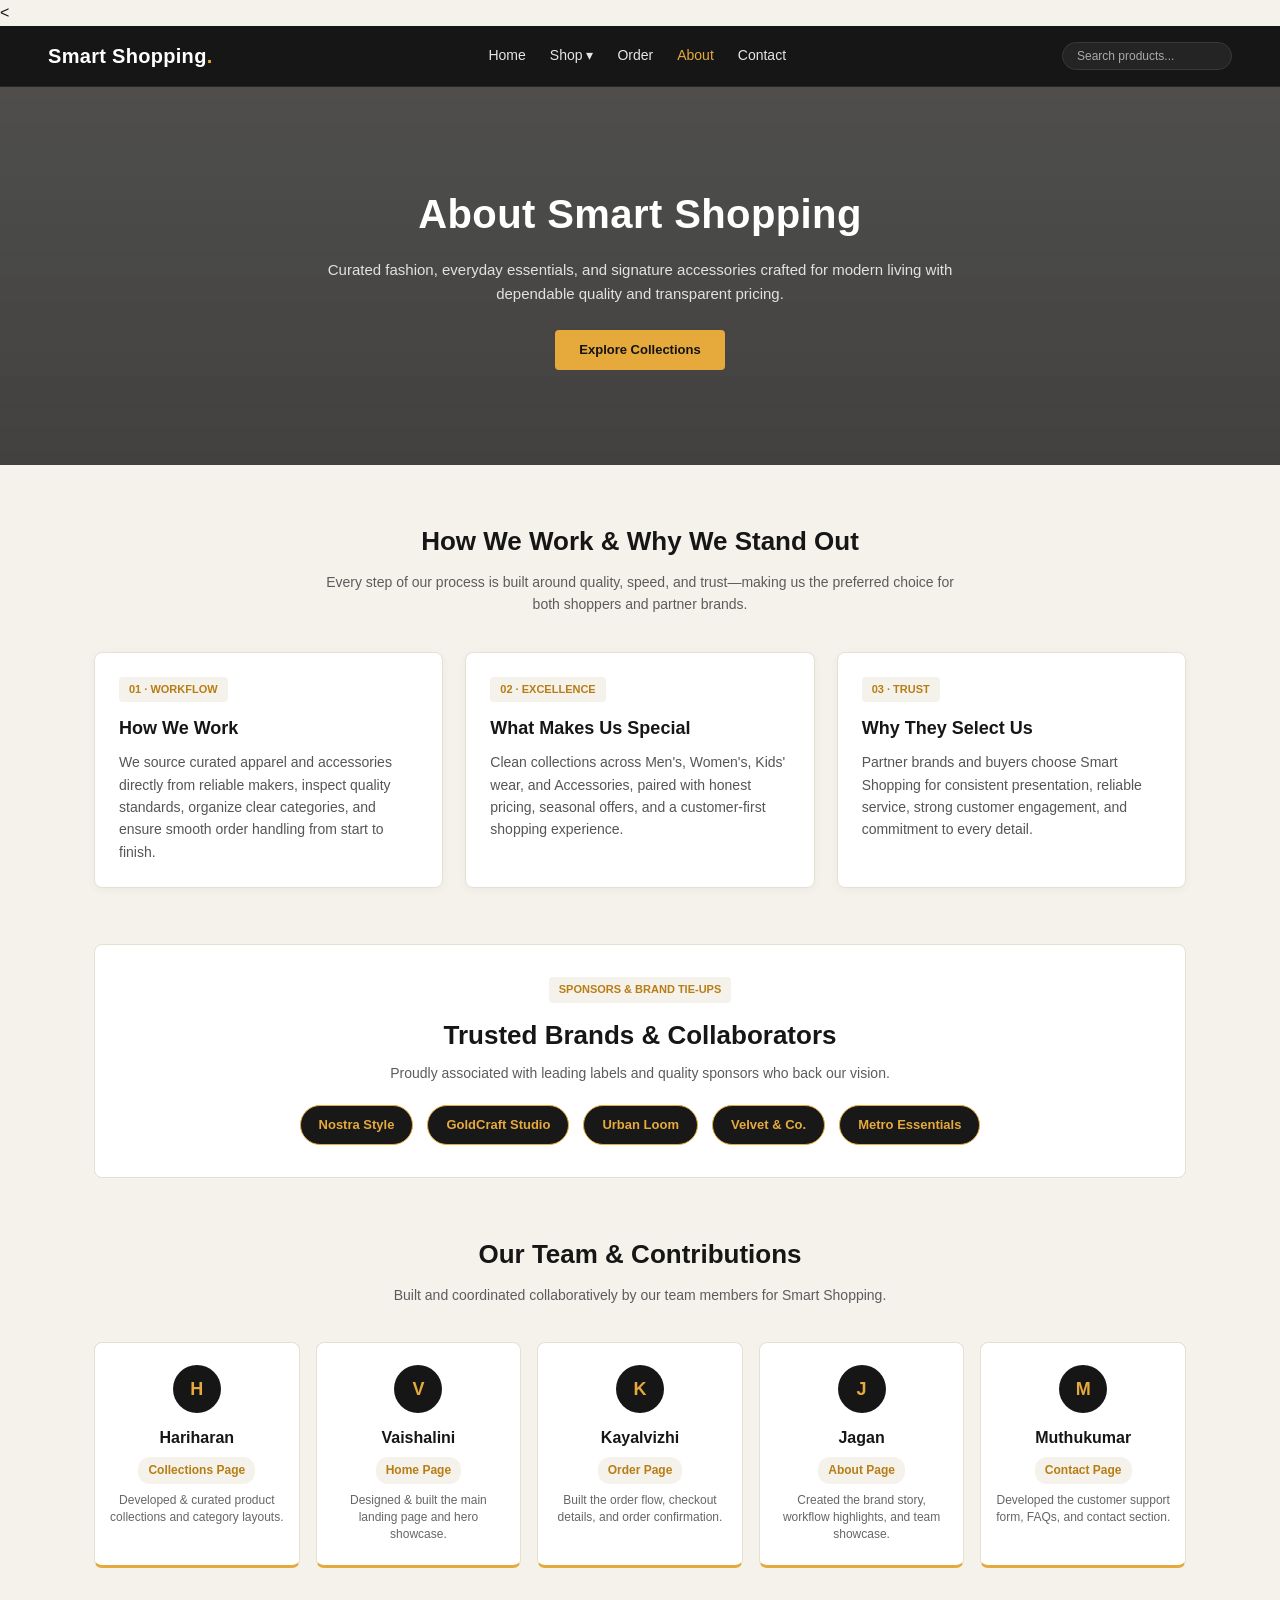
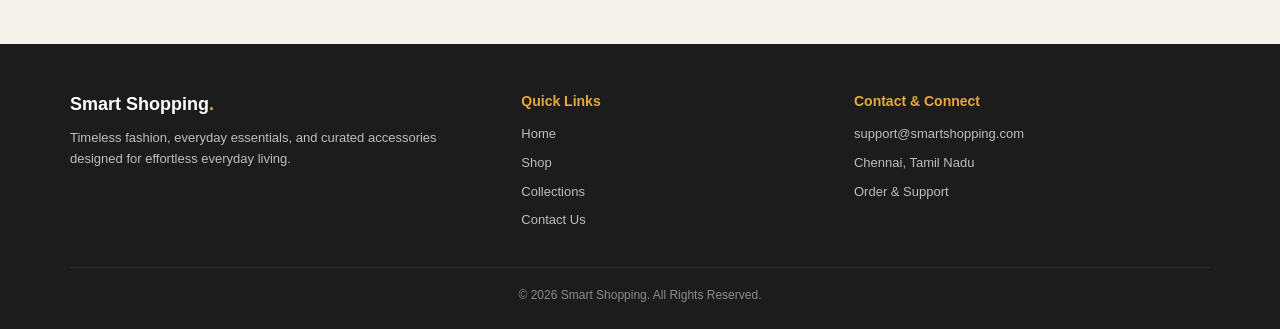
<file: about.html>
<<!DOCTYPE html>
<html lang="en">
<head>
  <meta charset="UTF-8" />
  <meta name="viewport" content="width=device-width, initial-scale=1.0" />
  <title>About Us - Smart Shopping</title>
  <link rel="stylesheet" href="about.css" />
</head>
<body>

  <!-- Navbar -->
  <header>
    <a href="index.html" class="logo">Smart Shopping<span>.</span></a>

    <nav>
      <a href="index.html">Home</a>

      <div class="dropdown">
        <a href="men.html">Shop &#9662;</a>
        <div class="dropdown-menu">
          <a href="men.html">Men's Wear</a>
          <a href="woman.html">Women's Wear</a>
          <a href="kids.html">Kids' Wear</a>
          <a href="accessories.html">Accessories</a>
        </div>
      </div>

      <a href="order.html">Order</a>
      <a href="about.html" class="active">About</a>
      <a href="contact.html">Contact</a>
    </nav>

    <div class="nav-right">
      <input type="text" class="nav-search" placeholder="Search products..." />
    </div>
  </header>

  <!-- Hero Section -->
  <section class="hero">
    <h1>About Smart Shopping</h1>
    <p>
      Curated fashion, everyday essentials, and signature accessories crafted for modern living
      with dependable quality and transparent pricing.
    </p>
    <a href="accessories.html" class="gold-btn">Explore Collections</a>
  </section>

  <!-- How We Work & Why They Select Us -->
  <section class="section">
    <h2 class="section-title">How We Work &amp; Why We Stand Out</h2>
    <p class="section-subtitle">
      Every step of our process is built around quality, speed, and trust—making us the preferred
      choice for both shoppers and partner brands.
    </p>

    <div class="cards-3">
      <div class="card">
        <span class="card-tag">01 · Workflow</span>
        <h3>How We Work</h3>
        <p>
          We source curated apparel and accessories directly from reliable makers, inspect quality
          standards, organize clear categories, and ensure smooth order handling from start to finish.
        </p>
      </div>

      <div class="card">
        <span class="card-tag">02 · Excellence</span>
        <h3>What Makes Us Special</h3>
        <p>
          Clean collections across Men's, Women's, Kids' wear, and Accessories, paired with honest
          pricing, seasonal offers, and a customer-first shopping experience.
        </p>
      </div>

      <div class="card">
        <span class="card-tag">03 · Trust</span>
        <h3>Why They Select Us</h3>
        <p>
          Partner brands and buyers choose Smart Shopping for consistent presentation, reliable
          service, strong customer engagement, and commitment to every detail.
        </p>
      </div>
    </div>
  </section>

  <!-- Sponsors & Brand Tie-Ups -->
  <section class="section" style="padding-top: 0;">
    <div class="partners-box">
      <span class="card-tag">Sponsors &amp; Brand Tie-Ups</span>
      <h2 class="section-title" style="margin-bottom: 6px;">Trusted Brands &amp; Collaborators</h2>
      <p class="section-subtitle" style="margin-bottom: 10px;">
        Proudly associated with leading labels and quality sponsors who back our vision.
      </p>

      <div class="partners-list">
        <span class="partner-pill">Nostra Style</span>
        <span class="partner-pill">GoldCraft Studio</span>
        <span class="partner-pill">Urban Loom</span>
        <span class="partner-pill">Velvet &amp; Co.</span>
        <span class="partner-pill">Metro Essentials</span>
      </div>
    </div>
  </section>

  <!-- Our Team -->
  <section class="section" style="padding-top: 0;">
    <h2 class="section-title">Our Team &amp; Contributions</h2>
    <p class="section-subtitle">
      Built and coordinated collaboratively by our team members for Smart Shopping.
    </p>

    <div class="team-grid">
      <div class="team-card">
        <div class="team-avatar">H</div>
        <h3>Hariharan</h3>
        <span class="team-role">Collections Page</span>
        <p>Developed &amp; curated product collections and category layouts.</p>
      </div>

      <div class="team-card">
        <div class="team-avatar">V</div>
        <h3>Vaishalini</h3>
        <span class="team-role">Home Page</span>
        <p>Designed &amp; built the main landing page and hero showcase.</p>
      </div>

      <div class="team-card">
        <div class="team-avatar">K</div>
        <h3>Kayalvizhi</h3>
        <span class="team-role">Order Page</span>
        <p>Built the order flow, checkout details, and order confirmation.</p>
      </div>

      <div class="team-card">
        <div class="team-avatar">J</div>
        <h3>Jagan</h3>
        <span class="team-role">About Page</span>
        <p>Created the brand story, workflow highlights, and team showcase.</p>
      </div>

      <div class="team-card">
        <div class="team-avatar">M</div>
        <h3>Muthukumar</h3>
        <span class="team-role">Contact Page</span>
        <p>Developed the customer support form, FAQs, and contact section.</p>
      </div>
    </div>
  </section>

  <!-- Footer -->
  <footer>
    <div class="footer-top">
      <div>
        <div class="footer-brand">Smart Shopping<span>.</span></div>
        <p>
          Timeless fashion, everyday essentials, and curated accessories designed for effortless
          everyday living.
        </p>
      </div>

      <div>
        <h4>Quick Links</h4>
        <a href="index.html">Home</a>
        <a href="men.html">Shop</a>
        <a href="accessories.html">Collections</a>
        <a href="contact.html">Contact Us</a>
      </div>

      <div>
        <h4>Contact &amp; Connect</h4>
        <p>support@smartshopping.com</p>
        <p>Chennai, Tamil Nadu</p>
        <a href="order.html">Order &amp; Support</a>
      </div>
    </div>

    <div class="footer-bottom">
      &copy; 2026 Smart Shopping. All Rights Reserved.
    </div>
  </footer>

</body>
</html>
</file>
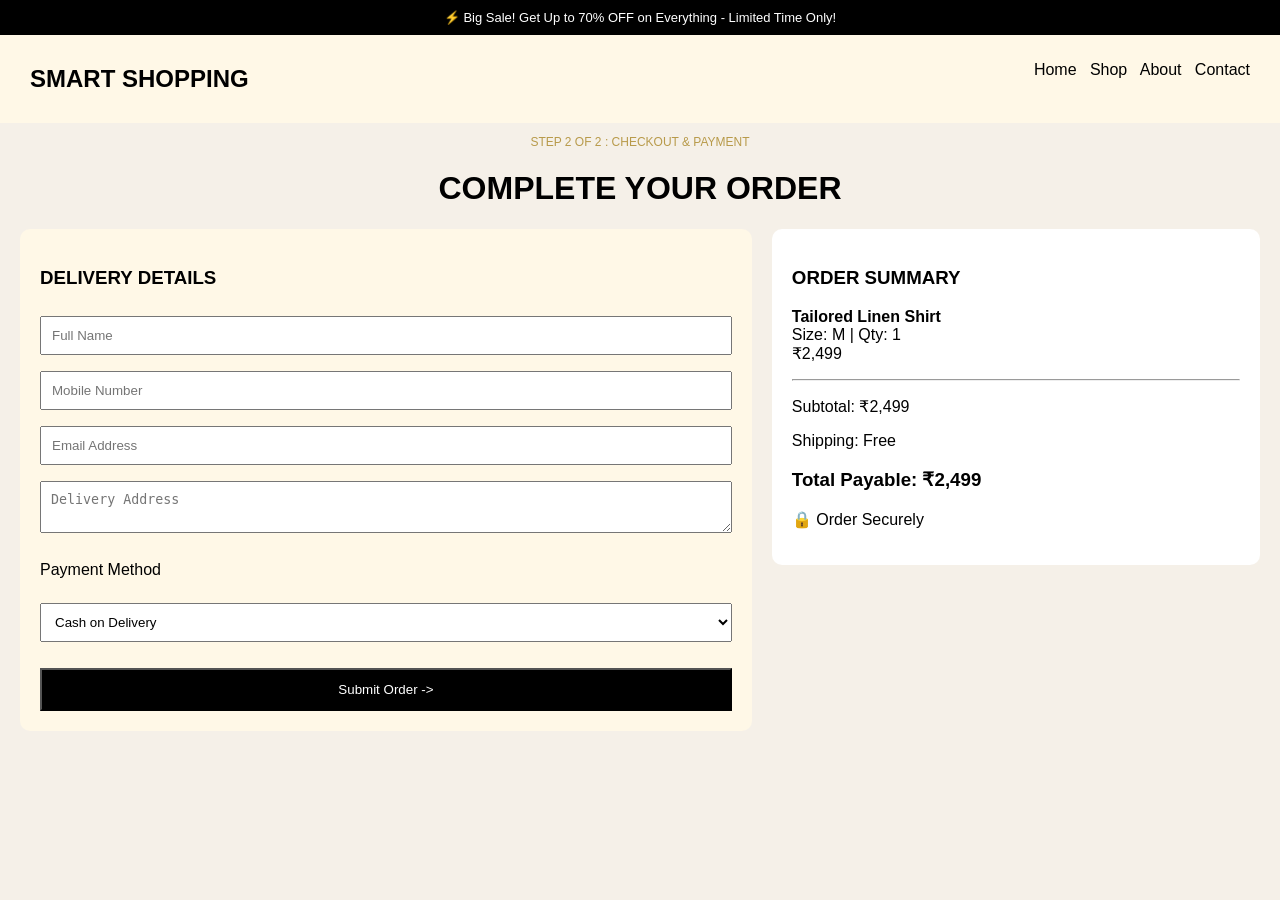
<file: order.html>
<!DOCTYPE html>
<html>

<head>
    <title>Complete Your Order</title>
    <link rel="stylesheet" href="order.css">
</head>

<body>
    <script src="order.js"></script>

    <div class="topbar">⚡ Big Sale! Get Up to 70% OFF on Everything - Limited Time Only!</div>

    <div class="navbar">
        <h2>SMART SHOPPING</h2>
        <p>Home &nbsp; Shop &nbsp; About &nbsp; Contact</p>
    </div>

    <p class="step">STEP 2 OF 2 : CHECKOUT & PAYMENT</p>
    <h1 class="title">COMPLETE YOUR ORDER</h1>

    <div class="container">

        <!-- LEFT -->
        <div class="left-box">
            <h3>DELIVERY DETAILS</h3>

            <input type="text" id="fullName" placeholder="Full Name" required>
            <input type="text" id="mobile" placeholder="Mobile Number" required>
            <input type="email" id="email" placeholder="Email Address" required>
            <textarea id="address" placeholder="Delivery Address" required></textarea>

            <p>Payment Method</p>
            <!-- Chinna Dropdown Box -->
            <select id="payment">
                <option value="Cash on Delivery">Cash on Delivery</option>
                <option value="Online Payment - UPI">Online Payment - UPI</option>
                <option value="Online Payment - Card">Online Payment - Card</option>
            </select>

            <br><br>
            <button class="confirm-btn" onclick="confirmOrder()">Submit Order -></button>
        </div>

        <!-- RIGHT -->
        <div class="right-box">
            <h3>ORDER SUMMARY</h3>
            <div id="summary"></div>
            <hr>
            <p>Subtotal: <span id="subtotal"></span></p>
            <p>Shipping: Free</p>
            <h3>Total Payable: <span id="total"></span></h3>
            <p>🔒 Order Securely</p>
        </div>

    </div>

    <!-- MELA VARA POPUP -->
    <div id="popup" class="popup">
        <div class="popup-box">
            <h2>Order Placed! 🎉</h2>
            <p id="popupText"></p>
            <button onclick="closePopup()">OK</button>
        </div>
    </div>

    <script src="order.js"></script>
</file>
<file: about.css>
* {
  margin: 0;
  padding: 0;
  box-sizing: border-box;
}

body {
  font-family: 'Segoe UI', Tahoma, Geneva, Verdana, sans-serif;
  background-color: #f5f2eb;
  color: #181818;
  line-height: 1.6;
}

/* Top Dark Navbar */
header {
  background-color: #161616;
  color: #ffffff;
  padding: 14px 48px;
  display: flex;
  justify-content: space-between;
  align-items: center;
  position: sticky;
  top: 0;
  z-index: 1000;
  border-bottom: 1px solid #262626;
}

.logo {
  font-size: 20px;
  font-weight: 700;
  color: #ffffff;
  text-decoration: none;
  letter-spacing: 0.3px;
}

.logo span {
  color: #e5a93c;
}

nav {
  display: flex;
  align-items: center;
  gap: 24px;
}

nav a {
  color: #e6e6e6;
  text-decoration: none;
  font-size: 14px;
  font-weight: 500;
  transition: color 0.2s;
}

nav a:hover,
nav a.active {
  color: #e5a93c;
}

/* Shop Dropdown */
.dropdown {
  position: relative;
}

.dropdown-menu {
  display: none;
  position: absolute;
  top: 100%;
  left: 0;
  background-color: #242424;
  min-width: 155px;
  border-radius: 6px;
  box-shadow: 0 10px 24px rgba(0, 0, 0, 0.45);
  padding: 8px 0;
  margin-top: 6px;
  z-index: 1001;
}

.dropdown:hover .dropdown-menu {
  display: block;
}

.dropdown-menu a {
  display: block;
  padding: 9px 16px;
  font-size: 13px;
  color: #f0f0f0;
}

.dropdown-menu a:hover {
  background-color: #e5a93c;
  color: #141414;
  font-weight: 600;
}

.nav-right {
  display: flex;
  align-items: center;
  gap: 14px;
}

.nav-search {
  background-color: #242424;
  border: 1px solid #383838;
  color: #ffffff;
  padding: 6px 14px;
  border-radius: 20px;
  font-size: 12px;
  width: 170px;
  outline: none;
}

.nav-search::placeholder {
  color: #aaaaaa;
}

/* Dark Hero Banner */
.hero {
  position: relative;
  background: linear-gradient(rgba(15, 15, 15, 0.72), rgba(15, 15, 15, 0.78)),
              url('https://images.unsplash.com/photo-1441986300917-64674bd600d8?auto=format&fit=crop&w=1400&q=80') center/cover no-repeat;
  color: #ffffff;
  text-align: center;
  padding: 95px 24px;
}

.hero h1 {
  font-size: 40px;
  font-weight: 700;
  margin-bottom: 12px;
  letter-spacing: 0.4px;
}

.hero p {
  font-size: 15px;
  color: #e2e2e2;
  max-width: 640px;
  margin: 0 auto 24px;
}

.gold-btn {
  display: inline-block;
  background-color: #e5a93c;
  color: #141414;
  text-decoration: none;
  font-size: 13px;
  font-weight: 700;
  padding: 10px 24px;
  border-radius: 4px;
  transition: background-color 0.2s;
}

.gold-btn:hover {
  background-color: #f0b84d;
}

/* Page Sections */
.section {
  max-width: 1140px;
  margin: 0 auto;
  padding: 56px 24px;
}

.section-title {
  text-align: center;
  font-size: 26px;
  font-weight: 700;
  color: #161616;
  margin-bottom: 8px;
}

.section-subtitle {
  text-align: center;
  font-size: 14px;
  color: #5c5c5c;
  max-width: 650px;
  margin: 0 auto 36px;
}

/* Cards Grid */
.cards-3 {
  display: grid;
  grid-template-columns: repeat(3, 1fr);
  gap: 22px;
}

.card {
  background-color: #ffffff;
  border: 1px solid #e6e0d4;
  border-radius: 8px;
  padding: 24px;
  box-shadow: 0 2px 10px rgba(0, 0, 0, 0.04);
}

.card-tag {
  display: inline-block;
  background-color: #f5f2eb;
  color: #b87d14;
  font-size: 11px;
  font-weight: 700;
  padding: 4px 10px;
  border-radius: 4px;
  margin-bottom: 12px;
  text-transform: uppercase;
}

.card h3 {
  font-size: 18px;
  color: #161616;
  margin-bottom: 8px;
}

.card p {
  font-size: 14px;
  color: #555555;
}

/* Sponsors & Brand Partners Strip */
.partners-box {
  background-color: #ffffff;
  border: 1px solid #e6e0d4;
  border-radius: 8px;
  padding: 32px;
  text-align: center;
}

.partners-list {
  display: flex;
  justify-content: center;
  flex-wrap: wrap;
  gap: 14px;
  margin-top: 20px;
}

.partner-pill {
  background-color: #181818;
  color: #e5a93c;
  border: 1px solid #e5a93c;
  padding: 9px 18px;
  border-radius: 20px;
  font-size: 13px;
  font-weight: 600;
}

/* Team Grid (5 Members with Contributions) */
.team-grid {
  display: grid;
  grid-template-columns: repeat(5, 1fr);
  gap: 16px;
}

.team-card {
  background-color: #ffffff;
  border: 1px solid #e6e0d4;
  border-bottom: 3px solid #e5a93c;
  border-radius: 8px;
  padding: 22px 14px;
  text-align: center;
}

.team-avatar {
  width: 48px;
  height: 48px;
  border-radius: 50%;
  background-color: #161616;
  color: #e5a93c;
  font-size: 18px;
  font-weight: 700;
  display: flex;
  align-items: center;
  justify-content: center;
  margin: 0 auto 12px;
}

.team-card h3 {
  font-size: 16px;
  color: #161616;
  margin-bottom: 6px;
}

.team-role {
  display: inline-block;
  background-color: #f5f2eb;
  color: #b87d14;
  font-size: 12px;
  font-weight: 700;
  padding: 4px 10px;
  border-radius: 12px;
  margin-bottom: 8px;
}

.team-card p {
  font-size: 12px;
  color: #666666;
  line-height: 1.4;
}

/* Dark Footer */
footer {
  background-color: #1c1c1c;
  color: #d4d4d4;
  padding: 46px 48px 24px;
  margin-top: 20px;
}

.footer-top {
  max-width: 1140px;
  margin: 0 auto;
  display: grid;
  grid-template-columns: 1.4fr 1fr 1.2fr;
  gap: 36px;
  padding-bottom: 28px;
  border-bottom: 1px solid #2e2e2e;
}

.footer-brand {
  font-size: 18px;
  font-weight: 700;
  color: #ffffff;
  margin-bottom: 10px;
}

.footer-brand span {
  color: #e5a93c;
}

footer p,
footer a {
  font-size: 13px;
  color: #bdbdbd;
  text-decoration: none;
  display: block;
  margin-bottom: 8px;
}

footer a:hover {
  color: #e5a93c;
}

footer h4 {
  font-size: 14px;
  color: #e5a93c;
  margin-bottom: 12px;
  font-weight: 600;
}

.footer-bottom {
  max-width: 1140px;
  margin: 18px auto 0;
  text-align: center;
  font-size: 12px;
  color: #8c8c8c;
}

/* Responsive Design */
@media (max-width: 900px) {
  .cards-3,
  .footer-top {
    grid-template-columns: 1fr;
  }

  .team-grid {
    grid-template-columns: repeat(2, 1fr);
  }

  header {
    padding: 14px 20px;
    flex-wrap: wrap;
    gap: 12px;
  }
}

@media (max-width: 550px) {
  .team-grid {
    grid-template-columns: 1fr;
  }

  .hero h1 {
    font-size: 30px;
  }
}
</file>
<file: order.css>
body {
    margin: 0;
    font-family: Arial, sans-serif;
    background-color: #f5f0e8;
}

.topbar {
    background-color: black;
    color: white;
    text-align: center;
    padding: 10px;
    font-size: 13px;
}

.navbar {
    background-color: #fff8e7;
    display: flex;
    justify-content: space-between;
    padding: 10px 30px;
}

.step {
    text-align: center;
    color: #b89a4a;
    font-size: 12px;
}

.title {
    text-align: center;
}

.container {
    display: flex;
    gap: 20px;
    margin: 20px;
}

.left-box {
    background-color: #fff8e7;
    padding: 20px;
    width: 60%;
    border-radius: 10px;
    box-sizing: border-box;
}

.right-box {
    background-color: white;
    padding: 20px;
    width: 40%;
    border-radius: 10px;
    height: fit-content;
    box-sizing: border-box;
}

input,
textarea,
select {
    width: 100%;
    padding: 10px;
    margin: 8px 0;
    box-sizing: border-box;
}

.confirm-btn {
    background-color: black;
    color: white;
    width: 100%;
    padding: 12px;
    cursor: pointer;
}

/* Popup */
.popup {
    display: none;
    position: fixed;
    top: 0;
    left: 0;
    width: 100%;
    height: 100%;
    background-color: rgba(0, 0, 0, 0.5);
}

.popup-box {
    background-color: white;
    width: 300px;
    margin: 150px auto;
    padding: 20px;
    text-align: center;
    border-radius: 10px;
}

.popup-box button {
    background-color: black;
    color: white;
    padding: 10px 20px;
    cursor: pointer;
}

.order_summary {
    border: 1px solid #ddd;
    padding: 15px;
    border-radius: 10px;
    background: #f9f9f9;
    margin-top: 20px;
}

#productName {
    font-size: 18px;
    font-weight: bold;
}

#productPrice {
    font-size: 16px;
    color: green;
    font-weight: bold;
}
</file>
